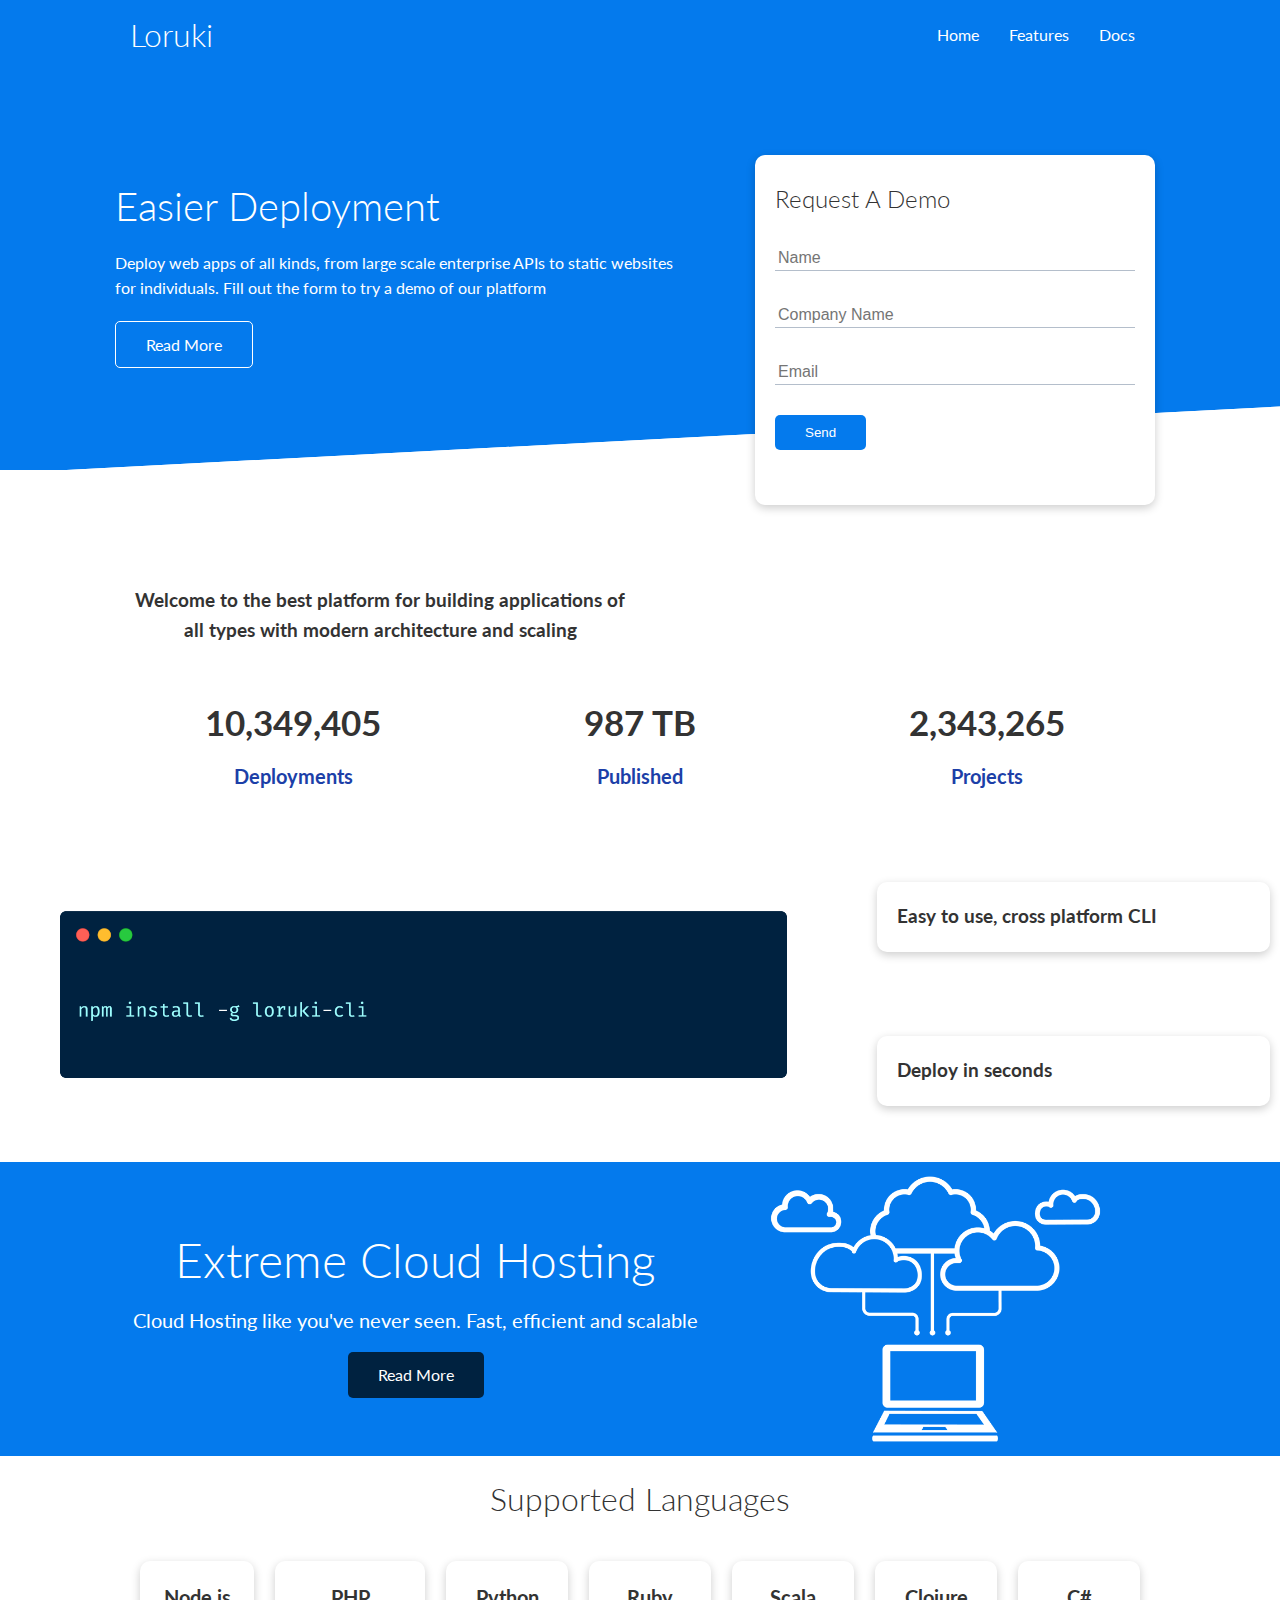
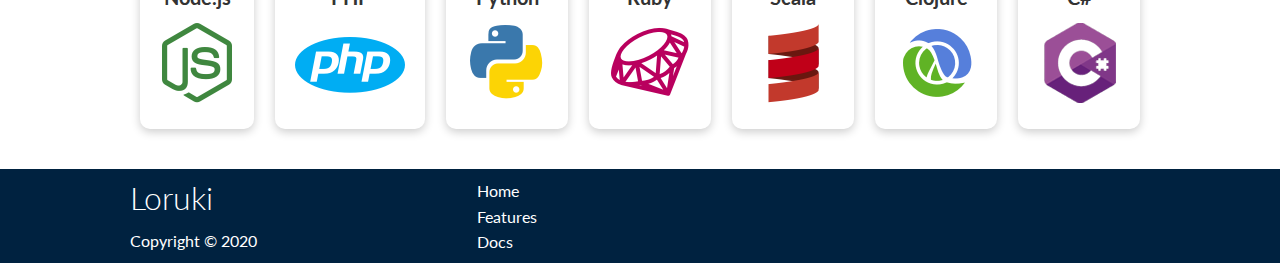
<file: index.html>
<!DOCTYPE html>
<html lang="en">
<head>
    <meta charset="UTF-8">
    <meta name="viewport" content="width=device-width, initial-scale=1.0">
    <link rel="stylesheet" href="https://cdnjs.cloudflare.com/ajax/libs/font-awesome/5.15.1/css/all.min.css" integrity="sha512-+4zCK9k+qNFUR5X+cKL9EIR+ZOhtIloNl9GIKS57V1MyNsYpYcUrUeQc9vNfzsWfV28IaLL3i96P9sdNyeRssA==" crossorigin="anonymous" />
    <link rel="stylesheet" href="style.css">
    <link rel="stylesheet" href="utilities.css">
    <title>Loruki | Cloud Hosting For Everyone</title>


</head>
<body>
    <!-- Navbar -->
    <div class="navbar">
        <div class="container flex">
            <h1 class="logo">Loruki</h1>
            <nav>
                <ul>
                    <li><a href="index.html">Home</a></li>
                    <li><a href="features.html">Features</a></li>
                    <li><a href="docs.html">Docs</a></li>
                </ul>
            </nav>
        </div>
    </div>

<!-- Showcase -->

<section class="showcase">
    <div class="container grid">
        <div class="showcase-text">
            <h1>Easier Deployment</h1>
            <p> Deploy web apps of all kinds, from large scale enterprise APIs to static websites for individuals. Fill out the form to try a demo of our platform</p>
            <a href="features.html" class="btn btn-outline">Read More</a>
        </div>

        <div class="showcase-form card">
            <h2>Request A Demo</h2>
            <form>
                <div class="form-control">
                    <input type="text" name="name" placeholder="Name" required>
                <div class="form-control">
                    <input type="text" name="company" placeholder="Company Name" required>
                <div class="form-control">
                    <input type="email" name="email" placeholder="Email" required>
                </div>
                <input type="submit" value="Send" class="btn btn-primary">
            </form>

        </div>
    </div>
</section>

<!-- Stats -->
<section class="stats">
    <div class="container">
        <h3 class="stats-heading text-center my-1">
            Welcome to the best platform for building applications of all types with modern architecture and scaling
        </h3>

        <div class="grid grid-3 text-center my-4">
            <div>
                <i class="fas fa-server fa-3x"></i>
                <h3>10,349,405</h3>
                <p class="text-secondary">Deployments</p>
            </div>
            <div><i class="fas fa-upload fa-3x"></i>
                <h3>987 TB</h3>
                <p class="text-secondary">Published</p></div>
            <div><i class="fas fa-project-diagram fa-3x"></i>
                <h3>2,343,265</h3>
                <p class="text-secondary">Projects</p></div>
        </div>
    </div>
</section>

<!-- Cli -->
<section class="cli">
    <div class="containt grid">
        <img src="images/cli.png" alt="">
        <div class="card">
            <h3>Easy to use, cross platform CLI</h3>
        </div>
        <div class="card">
            <h3>Deploy in seconds</h3>
        </div>
    </div>
</section>

<!-- Cloud -->
<section class="cloud bg-primary my-2 py-2">
    <div class="container grid">
        <div class="text-center">
            <h2 class="lg">Extreme Cloud Hosting</h2>
            <p class="lead my-1">Cloud Hosting like you've never seen. Fast, efficient and scalable</p>
            <a href="features.html" class="btn btn-dark">Read More</a>
        </div>
        <img src="images/Computer cloud image.png" alt="">
    </div>
</section>

<!-- Languages -->
<section class="languages">
    <h2 class="md text-center my-2">
        Supported Languages
    </h2>
    <div class="container flex">
        <div class="card">
            <h4>Node.js</h4>
            <img src="images/js logo.png" alt="">
        </div>    
        <div class="card">
            <h4>PHP</h4>
            <img src="images/php logo.png" alt="">
        </div>    
        <div class="card">
            <h4>Python</h4>
            <img src="images/python logo.png" alt="">
        </div>    
        <div class="card">
            <h4>Ruby</h4>
            <img src="images/ruby logo.png" alt="">
        </div>        
        <div class="card">
            <h4>Scala</h4>
            <img src="images/scala logo.png" alt="">
        </div>    
        <div class="card">
            <h4>Clojure</h4>
            <img src="images/small green and blue circle logo.png" alt="">
        </div>    
        <div class="card">
            <h4>C#</h4>
            <img src="images/csharp logo.png" alt="">
        </div>    
    </div>       
</section>

<!-- Footer -->

<footer class="footer bg-dark py-5">
    <div class="container grid grid-3">
        <div>
            <h1>Loruki</h1>
            <p>Copyright &copy; 2020</p>
        </div>
        <nav>
            <ul>
                <li><a href="index.html">Home</a></li>
                <li><a href="features.html">Features</a></li>
                <li><a href="docs.html">Docs</a></li>
            </ul>
        </nav>
        <div class="social">
            <a href="#"><i class="fab fa-github fa-2x"></i></a>
            <a href="#"><i class="fab fa-facebook fa-2x"></i></a>
            <a href="#"><i class="fab fa-instagram fa-2x"></i></a>
            <a href="#"><i class="fab fa-twitter fa-2x"></i></a>
        </div>
    </div>
</footer>

</body>
</html>
</file>
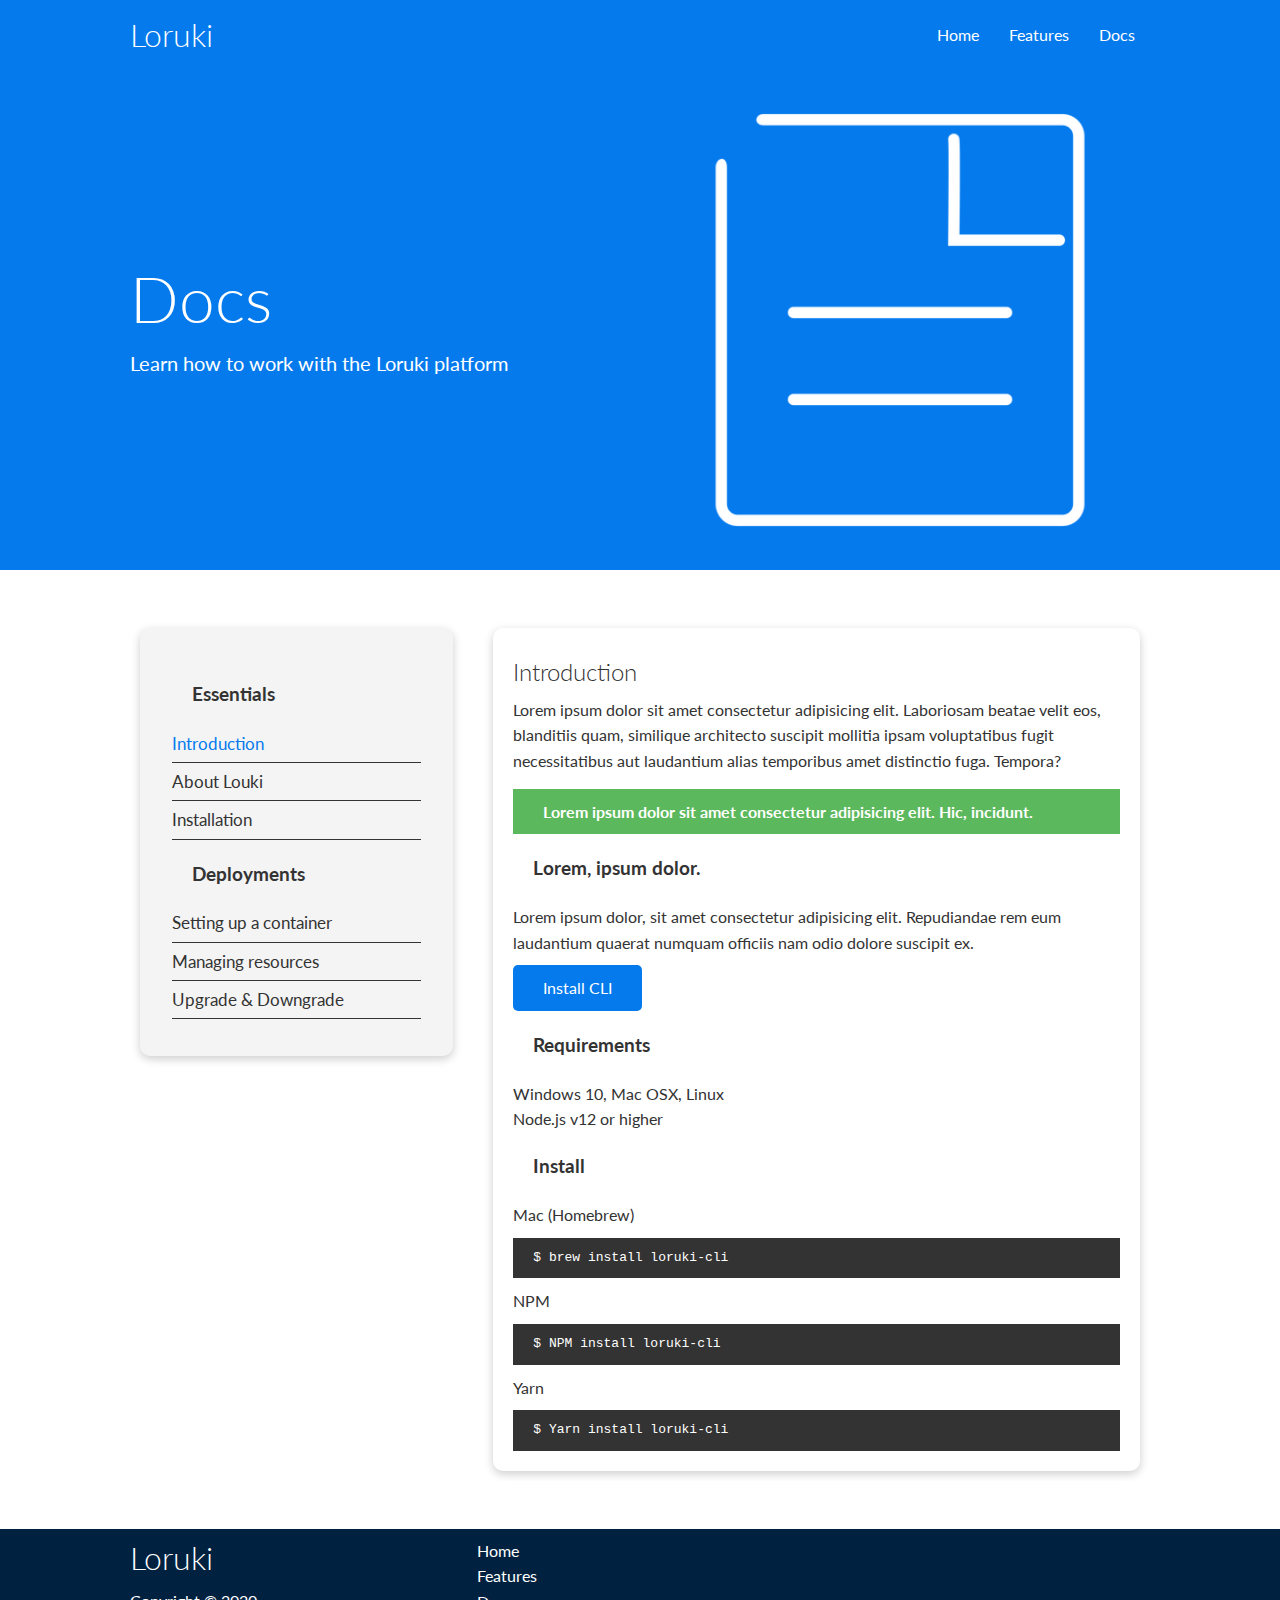
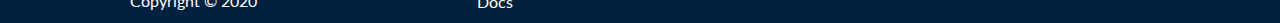
<file: docs.html>
<!DOCTYPE html>
<html lang="en">
<head>
    <meta charset="UTF-8">
    <meta name="viewport" content="width=device-width, initial-scale=1.0">
    <link rel="stylesheet" href="https://cdnjs.cloudflare.com/ajax/libs/font-awesome/5.15.1/css/all.min.css" integrity="sha512-+4zCK9k+qNFUR5X+cKL9EIR+ZOhtIloNl9GIKS57V1MyNsYpYcUrUeQc9vNfzsWfV28IaLL3i96P9sdNyeRssA==" crossorigin="anonymous" />
    <link rel="stylesheet" href="style.css">
    <link rel="stylesheet" href="utilities.css">
    <title>Loruki | Cloud Hosting For Everyone</title>


</head>
<body>
    <!-- Navbar -->
    <div class="navbar">
        <div class="container flex">
            <h1 class="logo">Loruki</h1>
            <nav>
                <ul>
                    <li><a href="index.html">Home</a></li>
                    <li><a href="features.html">Features</a></li>
                    <li><a href="docs.html">Docs</a></li>
                </ul>
            </nav>
        </div>
    </div>


    <!-- Head -->

    <section class="docs-head bg-primary py-3">
        <div class="container grid">
            <div>
                <h1 class="xl">Docs</h1>
                <p class="lead"> Learn how to work with the Loruki platform</p>
            </div>

            <img src="images/document image.png" alt="">
        </div>
    </section>

    
<!-- Docs main -->

<section class="docs-main my-4">
    <div class="container grid">
        <div class="card bg-light p-3">
            <h3 class="my-2">Essentials</h3>
            <nav>
                <ul>
                    <li><a class="text-primary" href="#">Introduction</a></li>
                    <li><a href="#">About Louki</a></li>
                    <li><a href="#">Installation</a></li>
                </ul>
            </nav>

            <h3 class="my-2">Deployments</h3>
            <nav>
                <ul>
                    <li><a href="#">Setting up a container</a></li>
                    <li><a href="#">Managing resources</a></li>
                    <li><a href="#">Upgrade & Downgrade</a></li>
                </ul>
            </nav>
        </div>
        <div class="card">
            <h2>Introduction</h2>
            <p>Lorem ipsum dolor sit amet consectetur adipisicing elit. Laboriosam beatae velit eos, blanditiis quam, similique architecto suscipit mollitia ipsam voluptatibus fugit necessitatibus aut laudantium alias temporibus amet distinctio fuga. Tempora?</p>

            <div class="alert alert-success">
                <i class="fas fa-info"></i>Lorem ipsum dolor sit amet consectetur adipisicing elit. Hic, incidunt.
            </div>
            <h3>Lorem, ipsum dolor.</h3>
            <p>Lorem ipsum dolor, sit amet consectetur adipisicing elit. Repudiandae rem eum laudantium quaerat numquam officiis nam odio dolore suscipit ex.</p>
            <a href="#" class="btn btn-primary">Install CLI</a>

            <h3>Requirements</h3>
            <ul>
                <li>Windows 10, Mac OSX, Linux</li>
                <li> Node.js v12 or higher</li>
            </ul>

            <h3>Install</h3>
            <p>Mac (Homebrew)</p>
            <pre><code>$ brew install loruki-cli</code></pre>
            <p>NPM</p>
            <pre><code>$ NPM install loruki-cli</code></pre>
            <p>Yarn</p>
            <pre><code>$ Yarn install loruki-cli</code></pre>
        </div>
    </div>
</section>


<!-- Footer -->

<footer class="footer bg-dark py-5">
    <div class="container grid grid-3">
        <div>
            <h1>Loruki</h1>
            <p>Copyright &copy; 2020</p>
        </div>
        <nav>
            <ul>
                <li><a href="index.html">Home</a></li>
                <li><a href="features.html">Features</a></li>
                <li><a href="docs.html">Docs</a></li>
            </ul>
        </nav>
        <div class="social">
            <a href="#"><i class="fab fa-github fa-2x"></i></a>
            <a href="#"><i class="fab fa-facebook fa-2x"></i></a>
            <a href="#"><i class="fab fa-instagram fa-2x"></i></a>
            <a href="#"><i class="fab fa-twitter fa-2x"></i></a>
        </div>
    </div>
</footer>

</body>
</html>
</file>
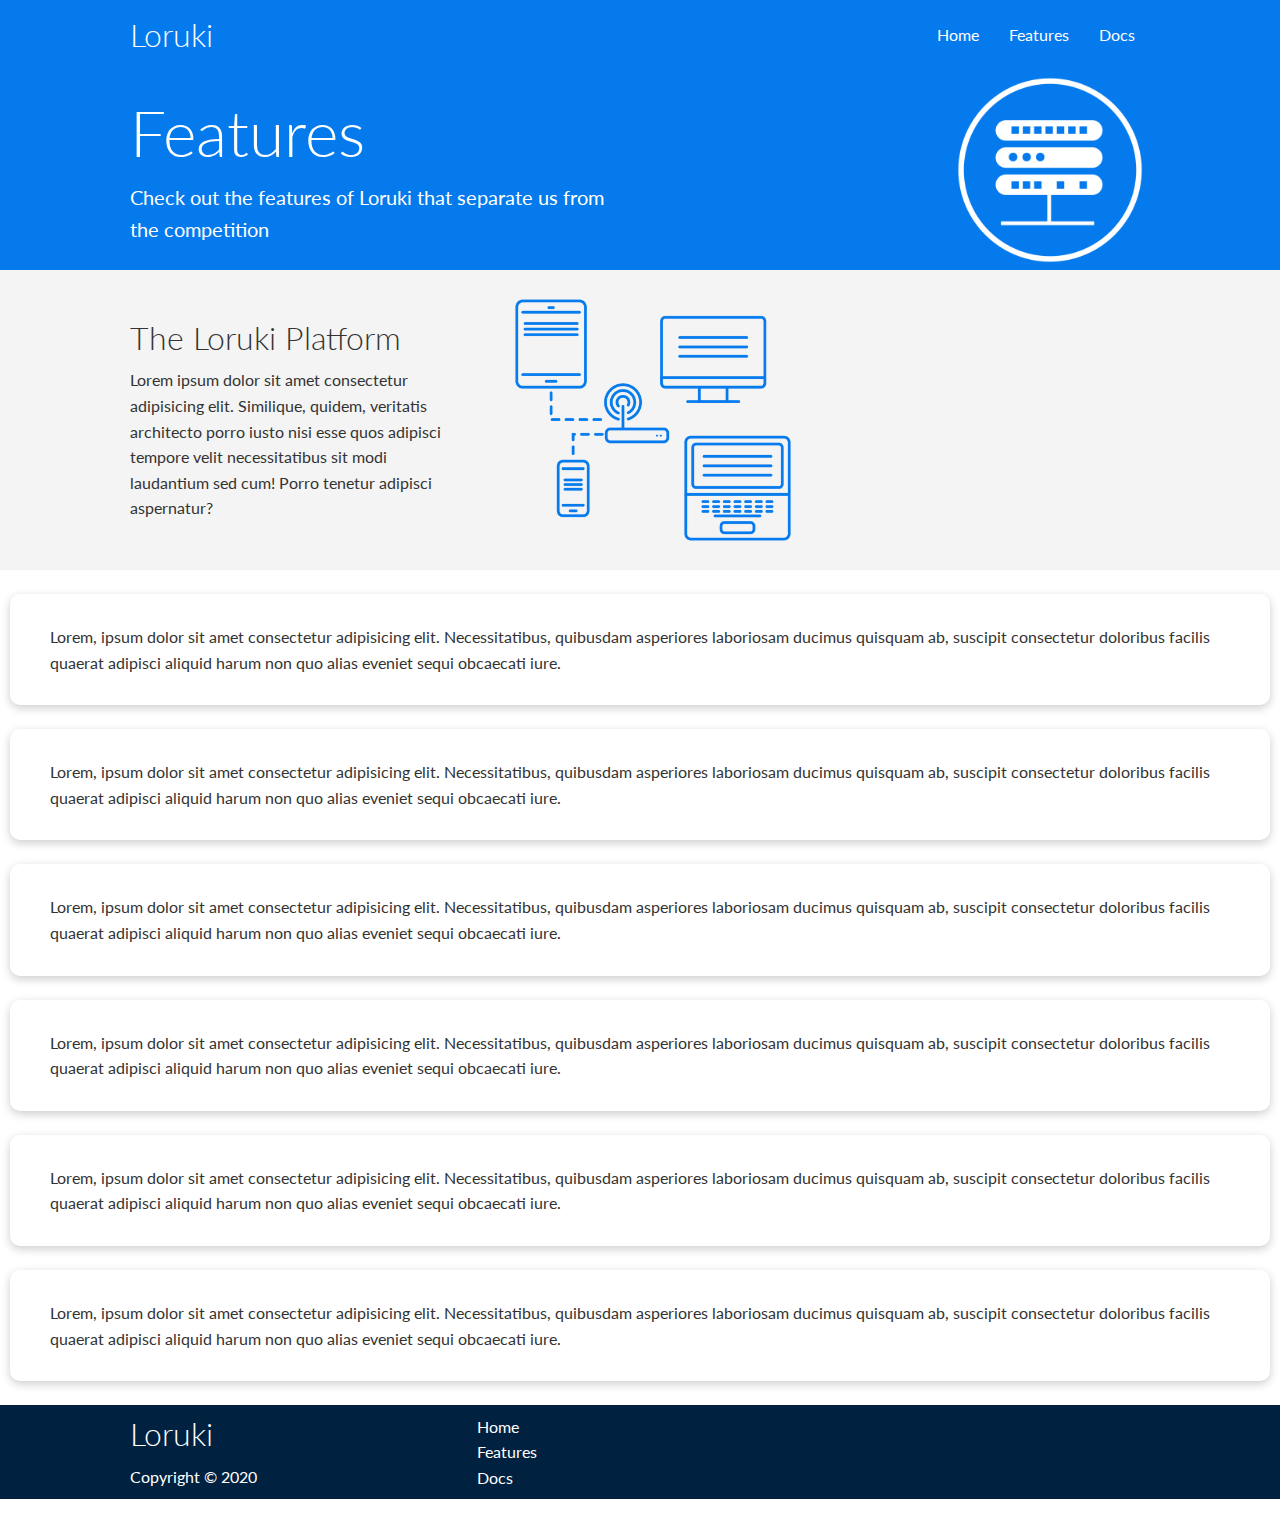
<file: features.html>
<!DOCTYPE html>
<html lang="en">
<head>
    <meta charset="UTF-8">
    <meta name="viewport" content="width=device-width, initial-scale=1.0">
    <link rel="stylesheet" href="https://cdnjs.cloudflare.com/ajax/libs/font-awesome/5.15.1/css/all.min.css" integrity="sha512-+4zCK9k+qNFUR5X+cKL9EIR+ZOhtIloNl9GIKS57V1MyNsYpYcUrUeQc9vNfzsWfV28IaLL3i96P9sdNyeRssA==" crossorigin="anonymous" />
    <link rel="stylesheet" href="style.css">
    <link rel="stylesheet" href="utilities.css">
    <title>Loruki | Cloud Hosting For Everyone</title>


</head>
<body>
    <!-- Navbar -->
    <div class="navbar">
        <div class="container flex">
            <h1 class="logo">Loruki</h1>
            <nav>
                <ul>
                    <li><a href="index.html">Home</a></li>
                    <li><a href="features.html">Features</a></li>
                    <li><a href="docs.html">Docs</a></li>
                </ul>
            </nav>
        </div>
    </div>


    <!-- Head -->

    <section class="features-head bg-primary py-3">
        <div class="container grid">
            <div>
                <h1 class="xl">Features</h1>
                <p class="lead"> Check out the features of Loruki that separate us from the competition</p>
            </div>

            <img src="images/server image.png" alt="">
        </div>
    </section>

    <!-- Sub Head -->

    <section class="features-sub-head bg-light py-3">
        <div class="container grid grid-3">
            <div>
                <h1 class="md">The Loruki Platform</h1>
                <p class="">Lorem ipsum dolor sit amet consectetur adipisicing elit. Similique, quidem, veritatis architecto porro iusto nisi esse quos adipisci tempore velit necessitatibus sit modi laudantium sed cum! Porro tenetur adipisci aspernatur?</p>
            </div>
            <img src="images/server2 blue image.png" alt="">
        </div>
    </section>
    <section class="features-main my-2">
        <div class="card flex">
            <i class="fas fa-server fa-3x"></i>
            <p>Lorem, ipsum dolor sit amet consectetur adipisicing elit. Necessitatibus, quibusdam asperiores laboriosam ducimus quisquam ab, suscipit consectetur doloribus facilis quaerat adipisci aliquid harum non quo alias eveniet sequi obcaecati iure.</p>
        </div>
    <section class="features-main my-2">
        <div class="card flex">
            <i class="fas fa-server fa-3x"></i>
            <p>Lorem, ipsum dolor sit amet consectetur adipisicing elit. Necessitatibus, quibusdam asperiores laboriosam ducimus quisquam ab, suscipit consectetur doloribus facilis quaerat adipisci aliquid harum non quo alias eveniet sequi obcaecati iure.</p>
         </div>
    <section class="features-main my-2">
        <div class="card flex">
            <i class="fas fa-server fa-3x"></i>
            <p>Lorem, ipsum dolor sit amet consectetur adipisicing elit. Necessitatibus, quibusdam asperiores laboriosam ducimus quisquam ab, suscipit consectetur doloribus facilis quaerat adipisci aliquid harum non quo alias eveniet sequi obcaecati iure.</p>
        </div>
    <section class="features-main my-2">
         <div class="card flex">
            <i class="fas fa-server fa-3x"></i>
            <p>Lorem, ipsum dolor sit amet consectetur adipisicing elit. Necessitatibus, quibusdam asperiores laboriosam ducimus quisquam ab, suscipit consectetur doloribus facilis quaerat adipisci aliquid harum non quo alias eveniet sequi obcaecati iure.</p>
        </div>
    <section class="features-main my-2">
         <div class="card flex">
            <i class="fas fa-server fa-3x"></i>
            <p>Lorem, ipsum dolor sit amet consectetur adipisicing elit. Necessitatibus, quibusdam asperiores laboriosam ducimus quisquam ab, suscipit consectetur doloribus facilis quaerat adipisci aliquid harum non quo alias eveniet sequi obcaecati iure.</p>
        </div>
    <section class="features-main my-2">
         <div class="card flex">
            <i class="fas fa-server fa-3x"></i>
            <p>Lorem, ipsum dolor sit amet consectetur adipisicing elit. Necessitatibus, quibusdam asperiores laboriosam ducimus quisquam ab, suscipit consectetur doloribus facilis quaerat adipisci aliquid harum non quo alias eveniet sequi obcaecati iure.</p>
        </div>
                 
    </section>

<!-- Footer -->

<footer class="footer bg-dark py-5">
    <div class="container grid grid-3">
        <div>
            <h1>Loruki</h1>
            <p>Copyright &copy; 2020</p>
        </div>
        <nav>
            <ul>
                <li><a href="index.html">Home</a></li>
                <li><a href="features.html">Features</a></li>
                <li><a href="docs.html">Docs</a></li>
            </ul>
        </nav>
        <div class="social">
            <a href="#"><i class="fab fa-github fa-2x"></i></a>
            <a href="#"><i class="fab fa-facebook fa-2x"></i></a>
            <a href="#"><i class="fab fa-instagram fa-2x"></i></a>
            <a href="#"><i class="fab fa-twitter fa-2x"></i></a>
        </div>
    </div>
</footer>

</body>
</html>
</file>
<file: style.css>
@import url('https://fonts.googleapis.com/css2?family=Lato:wght@300&display=swap');

:root {
    --primary-color: #047aed;
    --secondary-color: #1c3fa8;
    --dark-color: #002240;
    --light-color: #f4f4f4;
    --success-color: #5cb85c;
    --error-color: #d9534f;
}

* {
    box-sizing: border-box;
    padding: 0;
    margin: 0;
}

body {
    font-family: 'Lato', sans-serif;
    color: #333;
    line-height: 1.6;
}

ul {
    list-style-type: none;
}

a {
    text-decoration: none;
    color: #333;
}

h1, h2 {
    font-weight: 300;
    line-height: 1.2;
    margin: 10px 0;
}

p {
    margin: 10px 0;
}

img {
    width: 100%;
}

code, pre {
    background: #333;
    color: #fff;
    padding: 10px;
}

/* Navbar */

.navbar {
    background-color: var(--primary-color);
    color: #fff;
    height: 70px;
}

.navbar ul {
    display: flex;
}

.navbar a{
    color: #fff;
    padding: 10px;
    margin: 0 5px;
}

.navbar a:hover {
    border-bottom: 2px #fff solid;
}

.navbar .flex {
    justify-content: space-between;
}

/*Showcase*/

.showcase{
    height: 400px;
    background-color: var(--primary-color);
    color: #fff;
    position: relative;
}

.showcase h1 {
    font-size: 40px;
}

.showcase p {
    margin: 20px 0;
}

.showcase .grid {
    overflow: visible;
    grid-template-columns: 55% 45%;
    gap: 30px;
}

.showcase-text {
    animation: slideInFromLeft 1s ease-in;
}

.showcase-form {
    position: relative;
    top: 60px;
    height: 350px;
    width: 400px;
    padding: 40px;
    z-index: 100;
    justify-self: flex-end;
    animation: slideInFromRight 1s ease-in;
}

.showcase-form .form-control {
    margin: 30px 0;
}

.showcase-form input[type='text'],
.showcase-form input[type='email'] {
    border: 0;
    border-bottom: 1px solid #b4becb;
    width: 100%;
    padding: 3px;
    font-size: 16px;
}

.showcase-form input:focus {
    outline: none;
}

.showcase::before,
.showcase::after {
    content: '';
    position: absolute;
    height: 100px;
    bottom: -70px;
    right: 0;
    left: 0;
    background: #fff;
    transform: skewY(-3deg);
}

/* Stats */

.stats {
    padding-top: 100px;
    animation: slideInFromBottom 1s ease-in;
}

.stats-heading {
    max-width: 500px;
    margin: auto;
}

.stats .grid h3 {
    font-size: 35px;
}

.stats .grid p {
    font-size: 20px;
    font-weight: bold;
}

/* CLI */

.cli .grid {
    grid-template-columns: repeat(3, 1fr);
    grid-template-rows: repeat(2, 1fr);
}

.cli .grid > *:first-child {
    grid-column: 1 / span 2;
    grid-row: 1 / span 2;
}

/* Cloud */
.cloud .grid {
    grid-template-columns: 4fr 3fr;
}

/*Languages */

.languages .flex {
    flex-wrap: wrap;
}

.languages .card {
    text-align: center;
    margin: 18px 10px 40px;
    transition: transform 0.2s ease-in;
}

.languages .card h4 {
    font-size: 20px;
    margin-bottom: 10px;
}

.languages .card:hover {
    transform: translateY(-15px);
}

/* Features */

.features-head img, docs-head img {
    width: 200px;
    justify-self: flex-end;
}

.features-sub-head img {
    width: 300px;
    justify-self: flex-end;
}

.features-main .card > i{
    margin-right: 20px;
}

.feautures-main .grid {
    padding: 30px;
}

.feautures-main .grid > *:first-child{
    grid-column: 1 / span 3;
}

.feautures-main .grid > *:nth-child(2){
    grid-column: 1 / span 2;
}

/* Docs */
.docs-main h3 {
    margin: 20px;
}

.docs-main .grid {
    grid-template-columns: 1fr 2fr;
    align-items: flex-start;
}

.docs-main nav li {
    font-size: 17px;
    padding-bottom: 5px;
    margin-bottom: 5px;
    border-bottom: 1px solid;
}

.docs-main a:hover {
    font-weight: bold;
}

/* Footer */
.footer .social a {
    margin: 0 10px;
}

/* Animations */
@keyframes slideInFromLeft {
    0% {
        transform: translateX(-100%);
    }

    100%{
        transform: translateX(0);
    }
}

@keyframes slideInFromRight {
    0% {
        transform: translateX(100%);
    }

    100%{
        transform: translateX(0);
    }
}

@keyframes slideInFromTop {
    0% {
        transform: translateY(-100%);
    }

    100%{
        transform: translateX(0);
    }
}

@keyframes slideInFromBottom {
    0% {
        transform: translateY(100%);
    }

    100%{
        transform: translateX(0);
    }
}

/* Tablets and Under*/
@media(max-width: 768px) {
    .grid, 
    .showcase .grid,
    .stats .grid,
    .cli .grid,
    .cloud .grid,
    .features-main .grid,
    .docs-main .grid {
        grid-template-columns: 1fr;
        grid-template-rows: 1fr;
    }

    .showcase {
        height: auto;
    }

    .showcase-text {
        text-align: center;
        margin: 40px;
        animation: slideInFromTop 1s ease-in;
    }

    .showcase-form {
        justify-self: center;
        margin: auto;
        animation: slideInFromBottom 1s ease-in;
    }

    .cli .grid > *:first-child {
        grid-column: 1;
        grid-row: 1;
    }

    .features-head img, 
    .features-sub-head img,
    .docs-head img{
        justify-self: center;
    }

    .features-main .grid > *:first-child,
    .features-main .grid > *:nth-child(2) {
        grid-column:1;
    }

}


/* Mobile */
@media(max-width: 500px) {
    .navbar {
        height: 110px;
    }

    .navbar .flex {
        flex-direction: column;
    }

    .navbar ul {
        padding: 10px;
        background-color: rgba( 0, 0, 0, 0.1);
    }
}
</file>
<file: utilities.css>
/* Utilities */

.container {
    max-width: 1100px;
    margin: 0 auto;
    overflow: auto;
    padding: 0 40px;
}

.card {
    background-color: #fff;
    color: #333;
    border-radius: 10px;
    box-shadow: 0 3px 10px rgba(0, 0, 0, 0.2);
    padding: 20px;
    margin: 10px;
}

.btn {
    display: inline-block;
    padding: 10px 30px;
    cursor: pointer;
    background: var(--primary-color);
    color: #fff;
    border: none;
    border-radius: 5px;
}

.btn-outline {
    background-color: transparent;
    border: 1px #fff solid;
}

.btn:hover {
    transform: scale(0.98);
}

/* Backgrounds and colored buttons */

.bg-primary, 
.btn-primary {
    background-color: var(--primary-color);
    color: #fff;
}

.bg-secondary, 
.btn-secondary {
    background-color: var(--secondary-color);
    color: #fff;
}

.bg-dark, 
.btn-dark {
    background-color: var(--dark-color);
    color: #fff;
}

.bg-light, 
.btn-light {
    background-color: var(--light-color);
    color: #333;
}

.bg-primary a, 
.btn-primary a,
.bg-secondary a, 
.btn-secondary a,
.bg-dark a, 
.btn-dark a {
    color: #fff;
}

/* Text Colors */

.text-primary {
    color: var(--primary-color);
}

.text-secondary {
    color: var(--secondary-color);
}

.text-dark {
    color: var(--dark-color);
}

.text-light {
    color:var(--light-color);
}

/* Text Sizes */

.lead {
    font-size: 20px;
}

.sm {
    font-size: 1rem;
}

.md {
    font-size: 2rem;
}

.lg {
    font-size: 3rem;
}

.xl {
    font-size: 4rem;
}

.text-center {
    text-align: center;
}

.flex {
    display: flex;
    justify-content: space-between;
    align-items: center;
    height: 100%;
}

.grid {
    display: grid;
    grid-template-columns: repeat(2, 1fr);
    gap: 20px;
    justify-content: center;
    align-items: center;
    height: 100%;
}

.grid-3 {
    grid-template-columns: repeat(3, 1fr);
}

/* Alert */

.alert {
    background-color: var(--light-color);
    padding: 10px 20px;
    font-weight: bold;
    margin: 15px 0;
}

.alert i {
    margin-right: 10px;
}

.alert-success {
    background-color: var(--success-color);
    color: #fff;
}

.alert-error {
    background-color: var(--error-color);
    color: #fff;
}

/* Margin */

.my-1 {
    margin: 1rem 0;
}

.my-2 {
    margin: 1.5rem 0;
}

.my-3 {
    margin: 2rem 0;
}

.my-4 {
    margin: 3rem 0;
}

.my-5 {
    margin: 4rem 0;
}

.p {
    margin: 1rem;
}

.p-2 {
    margin: 1.5rem;
}

.m-3 {
    margin: 2rem;
}

.m-4 {
    margin: 3rem;
}

.m-5 {
    margin: 4rem;
}

/* Padding */

py-1 {
    padding: 1rem 0;
}

py-2 {
    padding: 1.5rem 0;
}

py-3 {
    padding: 2rem 0;
}

py-4 {
    padding: 3rem 0;
}

py-5 {
    padding: 4rem 0;
}

.p-1 {
    padding: 1rem;
}

.p-2 {
    padding: 1.5rem;
}

.p-3 {
    padding: 2rem;
}

.p-4 {
    padding: 3rem;
}

.p-5 {
    padding: 4rem;
}
</file>
